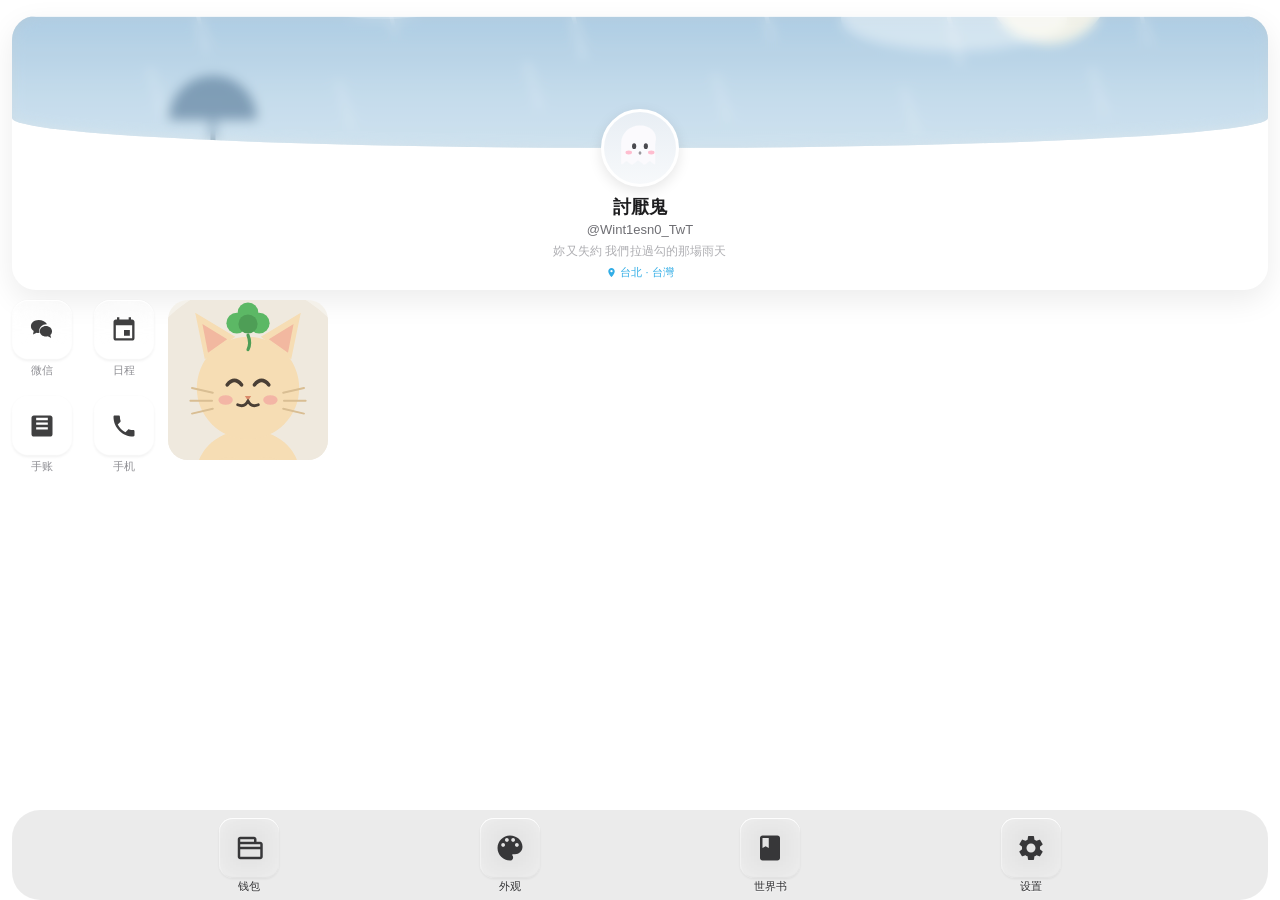
<file: iphone-home.html>
<!DOCTYPE html>
<html lang="en"><head>
<meta charset="UTF-8">
<meta name="viewport" content="width=device-width, initial-scale=1, viewport-fit=cover">

<!-- iOS standalone app -->
<meta name="apple-mobile-web-app-capable" content="yes">
<meta name="mobile-web-app-capable" content="yes">
<meta name="apple-mobile-web-app-status-bar-style" content="black-translucent">
<meta name="apple-mobile-web-app-title" content="Home">
<meta name="theme-color" content="#FFFFFF">

<!-- Inline manifest (single-file PWA): standalone display -->
<link rel="manifest" href="data:application/manifest+json,{&quot;name&quot;:&quot;Home&quot;,&quot;short_name&quot;:&quot;Home&quot;,&quot;display&quot;:&quot;standalone&quot;,&quot;orientation&quot;:&quot;portrait&quot;,&quot;background_color&quot;:&quot;%23FFFFFF&quot;,&quot;theme_color&quot;:&quot;%23FFFFFF&quot;,&quot;start_url&quot;:&quot;.&quot;}">

<title>Home</title>
<style>  * {
    margin: 0;
    padding: 0;
    border: none;
    box-sizing: border-box;
    -webkit-tap-highlight-color: transparent;
  }

  html, body {
    height: 100%;
    background: #FFFFFF; /* pure solid white, edge to edge */
    overscroll-behavior-y: contain;
    -webkit-user-select: none;
    user-select: none;
    font-family: -apple-system, BlinkMacSystemFont, "SF Pro Text", "Helvetica Neue", sans-serif;
    touch-action: manipulation;
  }

  /* Main screen: intentionally empty. No icons, no dots, no pages. */

  /* ---------- Dock ---------- */
  .dock {
    position: fixed;
    bottom: env(safe-area-inset-bottom);
    left: 12px;
    right: 12px;
    height: 90px;
    border-radius: 28px;
    background: rgba(0, 0, 0, 0.08);
    -webkit-backdrop-filter: blur(20px) saturate(180%);
    backdrop-filter: blur(20px) saturate(180%);
    display: flex;
    align-items: center;
    justify-content: space-evenly;
    padding: 0 6px;
  }

  .dock-item {
    display: flex;
    flex-direction: column;
    align-items: center;
    gap: 3px;
    -webkit-touch-callout: none;
    cursor: pointer;
  }

  /* Frosted glass icon plate */
  .icon {
    width: 60px;
    height: 60px;
    border-radius: 14px;
    background: rgba(255, 255, 255, 0.28);
    -webkit-backdrop-filter: blur(12px) saturate(160%);
    backdrop-filter: blur(12px) saturate(160%);
    box-shadow:
      inset 0 1px 0.5px rgba(255, 255, 255, 0.95),
      inset 0 -1px 1px rgba(0, 0, 0, 0.045),
      inset 1px 0 0.5px rgba(255, 255, 255, 0.4),
      0 1px 3px rgba(0, 0, 0, 0.07);
    display: flex;
    align-items: center;
    justify-content: center;
    transition: transform 0.18s cubic-bezier(0.25, 0.1, 0.25, 1);
    will-change: transform;
  }

  .icon svg {
    width: 30px;
    height: 30px;
    fill: rgba(29, 29, 31, 0.88);
    filter: drop-shadow(0 0.5px 0.5px rgba(255, 255, 255, 0.6));
    pointer-events: none;
  }

  /* iOS-style press feedback */
  .dock-item.pressed .icon {
    transform: scale(0.9);
  }

  .label {
    font-family: -apple-system, BlinkMacSystemFont, "SF Pro Text", "Helvetica Neue", sans-serif;
    font-size: 11px;
    font-weight: 400;
    line-height: 1;
    letter-spacing: -0.01em;
    color: rgba(29, 29, 31, 0.9);
    text-shadow: 0 0.5px 0.5px rgba(255, 255, 255, 0.7);
  }

  /* ===== Settings app: iOS grouped table view ===== */
  .settings-page {
    position: fixed;
    inset: 0;
    z-index: 10;
    background: #F2F2F7;
    display: flex;
    flex-direction: column;
    transform: translateX(100%);
    visibility: hidden;
    transition: transform 0.32s cubic-bezier(0.32, 0.72, 0, 1), visibility 0s linear 0.32s;
  }
  .settings-page.open {
    transform: translateX(0);
    visibility: visible;
    transition: transform 0.32s cubic-bezier(0.32, 0.72, 0, 1), visibility 0s linear 0s;
  }

  .settings-nav {
    flex: none;
    position: relative;
    display: flex;
    align-items: center;
    justify-content: center;
    height: calc(44px + env(safe-area-inset-top));
    padding-top: env(safe-area-inset-top);
    background: rgba(249, 249, 249, 0.82);
    -webkit-backdrop-filter: blur(20px) saturate(180%);
    backdrop-filter: blur(20px) saturate(180%);
    box-shadow: inset 0 -0.5px 0 rgba(60, 60, 67, 0.12);
  }
  .settings-title {
    font-size: 17px;
    font-weight: 600;
    color: #000;
  }
  .back-btn {
    position: absolute;
    left: 8px;
    top: env(safe-area-inset-top);
    height: 44px;
    display: flex;
    align-items: center;
    gap: 1px;
    padding: 0 8px;
    background: transparent;
    font-family: inherit;
    font-size: 17px;
    color: #007AFF;
    cursor: pointer;
  }
  .back-btn:active { opacity: 0.5; }
  .back-btn svg {
    width: 22px;
    height: 22px;
    fill: #007AFF;
  }

  .settings-scroll {
    flex: 1;
    overflow-y: auto;
    -webkit-overflow-scrolling: touch;
    padding: 8px 0 calc(env(safe-area-inset-bottom) + 32px);
  }

  .group-header {
    font-size: 13px;
    line-height: 18px;
    color: #6D6D72;
    padding: 0 32px;
    margin: 22px 0 7px;
  }

  .table-group {
    background: #FFFFFF;
    border-radius: 10px;
    margin: 0 16px;
    overflow: hidden;
  }

  .table-row {
    position: relative;
    display: flex;
    align-items: center;
    gap: 12px;
    min-height: 44px;
    padding: 11px 16px;
  }
  .table-row + .table-row::before {
    content: "";
    position: absolute;
    left: 16px;
    right: 0;
    top: 0;
    height: 0.5px;
    background: rgba(60, 60, 67, 0.12);
  }

  .row-label {
    flex: none;
    font-size: 17px;
    color: #000;
  }

  .row-input {
    flex: 1;
    min-width: 0;
    font-family: inherit;
    font-size: 17px;
    color: #3C3C43;
    text-align: right;
    background: transparent;
    outline: none;
  }
  .row-input::placeholder { color: #C7C7CC; }

  .row-select {
    flex: 1;
    min-width: 0;
    font-family: inherit;
    font-size: 17px;
    color: #3C3C43;
    text-align: right;
    text-align-last: right;
    background: transparent;
    outline: none;
    -webkit-appearance: none;
    appearance: none;
  }
  .row-select:disabled { color: #C7C7CC; }

  .button-row { padding: 11px 16px; }
  .action-btn {
    width: 100%;
    min-height: 44px;
    display: flex;
    align-items: center;
    justify-content: center;
    gap: 8px;
    border-radius: 12px;
    background: #007AFF;
    color: #FFFFFF;
    font-family: inherit;
    font-size: 17px;
    font-weight: 600;
    cursor: pointer;
  }
  .action-btn:active { opacity: 0.75; }
  .action-btn:disabled { opacity: 0.5; }

  .spinner {
    width: 18px;
    height: 18px;
    border-radius: 50%;
    border: 2px solid rgba(255, 255, 255, 0.35);
    border-top-color: #FFFFFF;
    animation: spin 0.8s linear infinite;
  }
  @keyframes spin { to { transform: rotate(360deg); } }

  .error-msg {
    font-size: 13px;
    line-height: 18px;
    color: #FF3B30;
    padding: 10px 32px 0;
    margin: 0;
  }

  /* ===== Page 1 · Profile card widget ===== */
  .profile-card {
    position: fixed;
    top: calc(env(safe-area-inset-top) + 16px);
    left: 12px;
    right: 12px;
    z-index: 1;
    border-radius: 24px;
    background: rgba(255, 255, 255, 0.15);
    -webkit-backdrop-filter: blur(20px) saturate(150%);
    backdrop-filter: blur(20px) saturate(150%);
    box-shadow: 0 10px 30px rgba(0, 0, 0, 0.08);
    padding-bottom: 10px;
  }

  /* Arch cover: top corners follow the card, bottom edge curves smoothly downward */
  .profile-cover {
    position: relative;
    height: 132px;
    border-radius: 24px 24px 50% 50% / 24px 24px 30px 30px;
    overflow: hidden;
  }
  .cover-art {
    position: absolute;
    inset: 0;
    width: 100%;
    height: 100%;
    display: block;
  }
  .cover-frost {
    position: absolute;
    inset: 0;
    background: rgba(255, 255, 255, 0.1);
    -webkit-backdrop-filter: blur(6px) saturate(140%);
    backdrop-filter: blur(6px) saturate(140%);
    box-shadow: inset 0 1px 0.5px rgba(255, 255, 255, 0.8);
  }

  .profile-avatar {
    position: relative;
    z-index: 2;
    width: 78px;
    height: 78px;
    margin: -39px auto 0;
    border-radius: 50%;
    border: 3px solid #FFFFFF;
    background: #FFFFFF;
    overflow: hidden;
    box-shadow: 0 4px 14px rgba(0, 0, 0, 0.1);
  }
  .profile-avatar svg {
    width: 100%;
    height: 100%;
    display: block;
  }

  .profile-info {
    text-align: center;
    padding: 0 20px;
  }
  .p-name {
    margin: 8px 0 0;
    font-size: 18px;
    font-weight: 700;
    letter-spacing: -0.01em;
    color: #1D1D1F;
  }
  .p-user {
    margin: 3px 0 0;
    font-size: 13px;
    font-weight: 400;
    color: #6E6E73;
  }
  .p-bio {
    margin: 6px 0 0;
    font-size: 12px;
    letter-spacing: 0.01em;
    color: #AEAEB2;
  }
  .p-loc {
    margin: 5px 0 0;
    font-size: 11px;
    color: #32ADE6;
    display: flex;
    align-items: center;
    justify-content: center;
    gap: 3px;
  }
  .p-loc svg {
    width: 11px;
    height: 11px;
    fill: currentColor;
    flex: none;
  }

  /* ===== Page 1 · 2×2 app grid (below profile card, left) ===== */
  .app-grid {
    position: fixed;
    top: calc(env(safe-area-inset-top) + 300px);
    left: 12px;
    z-index: 1;
    display: grid;
    grid-template-columns: repeat(2, 60px);
    gap: 20px 22px;
  }
  .grid-item {
    display: flex;
    flex-direction: column;
    align-items: center;
    gap: 5px;
    cursor: pointer;
  }
  .grid-icon {
    width: 60px;
    height: 60px;
    border-radius: 16px;
    background: rgba(255, 255, 255, 0.2);
    -webkit-backdrop-filter: blur(12px) saturate(160%);
    backdrop-filter: blur(12px) saturate(160%);
    box-shadow:
      inset 0 1px 0.5px rgba(255, 255, 255, 0.95),
      inset 0 -1px 1px rgba(0, 0, 0, 0.04),
      0 1px 3px rgba(0, 0, 0, 0.06);
    display: flex;
    align-items: center;
    justify-content: center;
    transition: transform 0.18s cubic-bezier(0.25, 0.1, 0.25, 1);
    will-change: transform;
  }
  .grid-item:active .grid-icon {
    transform: scale(0.9);
  }
  .grid-icon svg {
    width: 28px;
    height: 28px;
    fill: rgba(29, 29, 31, 0.85);
    pointer-events: none;
  }
  .grid-label {
    font-size: 11px;
    line-height: 1;
    letter-spacing: -0.01em;
    color: #8E8E93;
  }

  /* ===== Page 1 · Photo widget (right of app grid) ===== */
  .photo-widget {
    position: fixed;
    top: calc(env(safe-area-inset-top) + 300px); /* aligned with app grid */
    left: 168px; /* 12 + 60 + 22 + 60 + 14 */
    width: 160px;
    height: 160px; /* square */
    z-index: 1;
    border-radius: 20px;
    background: transparent;
    padding: 0;
  }
  .pw-photo {
    width: 100%;
    height: 100%;
    border-radius: 20px;
    display: block;
  }
</style>
</head>
<body>

  <!-- Empty white home screen -->

  <!-- ===== Page 1 · Profile card widget ===== -->
  <section class="profile-card" aria-label="个人资料">
    <div class="profile-cover">
      <svg class="cover-art" viewBox="0 0 400 132" preserveAspectRatio="xMidYMid slice" aria-hidden="true">
        <defs>
          <linearGradient id="pcSky" x1="0" y1="0" x2="0" y2="1">
            <stop offset="0" stop-color="#86A9C4"></stop>
            <stop offset="0.55" stop-color="#C6D8E4"></stop>
            <stop offset="1" stop-color="#E9F0F4"></stop>
          </linearGradient>
        </defs>
        <rect width="400" height="132" fill="url(#pcSky)"></rect>
        <!-- pale moon -->
        <circle cx="330" cy="34" r="20" fill="#F7F4EA" opacity="0.9"></circle>
        <circle cx="338" cy="28" r="17" fill="#A9C2D4" opacity="0.9"></circle>
        <!-- clouds -->
        <g fill="#FFFFFF" opacity="0.42">
          <ellipse cx="72" cy="30" rx="42" ry="12"></ellipse>
          <ellipse cx="118" cy="38" rx="26" ry="8"></ellipse>
          <ellipse cx="252" cy="22" rx="30" ry="9"></ellipse>
          <ellipse cx="300" cy="46" rx="36" ry="10"></ellipse>
        </g>
        <!-- distant hills -->
        <path d="M0 110 Q60 88 130 104 T280 100 T400 108 L400 132 L0 132 Z" fill="#FFFFFF" opacity="0.28"></path>
        <!-- umbrella silhouette -->
        <g opacity="0.55">
          <path d="M50 78 a14 14 0 0 1 28 0 z" fill="#3D5A73"></path>
          <line x1="64" y1="78" x2="64" y2="94" stroke="#3D5A73" stroke-width="1.6"></line>
        </g>
        <!-- rain -->
        <g stroke="#FFFFFF" stroke-width="1.3" stroke-linecap="round">
          <line x1="28" y1="18" x2="32" y2="34" opacity="0.5"></line>
          <line x1="58" y1="40" x2="62" y2="56" opacity="0.38"></line>
          <line x1="88" y1="12" x2="92" y2="28" opacity="0.52"></line>
          <line x1="118" y1="34" x2="122" y2="50" opacity="0.34"></line>
          <line x1="148" y1="16" x2="152" y2="32" opacity="0.5"></line>
          <line x1="178" y1="42" x2="182" y2="58" opacity="0.4"></line>
          <line x1="208" y1="14" x2="212" y2="30" opacity="0.52"></line>
          <line x1="238" y1="36" x2="242" y2="52" opacity="0.36"></line>
          <line x1="268" y1="18" x2="272" y2="34" opacity="0.5"></line>
          <line x1="298" y1="44" x2="302" y2="60" opacity="0.4"></line>
          <line x1="328" y1="20" x2="332" y2="36" opacity="0.48"></line>
          <line x1="358" y1="38" x2="362" y2="54" opacity="0.36"></line>
          <line x1="384" y1="14" x2="388" y2="30" opacity="0.5"></line>
          <line x1="44" y1="62" x2="48" y2="76" opacity="0.3"></line>
          <line x1="104" y1="66" x2="108" y2="80" opacity="0.3"></line>
          <line x1="164" y1="60" x2="168" y2="74" opacity="0.32"></line>
          <line x1="224" y1="64" x2="228" y2="78" opacity="0.3"></line>
          <line x1="284" y1="68" x2="288" y2="82" opacity="0.3"></line>
          <line x1="344" y1="62" x2="348" y2="76" opacity="0.32"></line>
        </g>
      </svg>
      <div class="cover-frost"></div>
    </div>

    <div class="profile-avatar" aria-hidden="true">
      <svg viewBox="0 0 80 80">
        <defs>
          <linearGradient id="pcAv" x1="0" y1="0" x2="0" y2="1">
            <stop offset="0" stop-color="#E8EEF4"></stop>
            <stop offset="1" stop-color="#F7F9FB"></stop>
          </linearGradient>
        </defs>
        <rect width="80" height="80" fill="url(#pcAv)"></rect>
        <path d="M40 15c-12.2 0-21 8.6-21 20.5V57c0 .8.9 1.3 1.6.8l4.4-3.3 4.9 3.6c.7.5 1.6.5 2.3 0l4.4-3.4c.8-.6 1.9-.6 2.7 0l4.4 3.4c.7.5 1.6.5 2.3 0l4.9-3.6 4.4 3.3c.7.5 1.6 0 1.6-.8V35.5C61 23.6 52.2 15 40 15z" fill="#FBFAFD"></path>
        <ellipse cx="33.5" cy="38" rx="2.3" ry="3.2" fill="#4A4A4F"></ellipse>
        <ellipse cx="46.5" cy="38" rx="2.3" ry="3.2" fill="#4A4A4F"></ellipse>
        <ellipse cx="27.5" cy="45" rx="3.6" ry="2.2" fill="#FFB3C7" opacity="0.85"></ellipse>
        <ellipse cx="52.5" cy="45" rx="3.6" ry="2.2" fill="#FFB3C7" opacity="0.85"></ellipse>
        <ellipse cx="40" cy="45.5" rx="1.6" ry="2" fill="#4A4A4F" opacity="0.55"></ellipse>
      </svg>
    </div>

    <div class="profile-info">
      <h2 class="p-name">討厭鬼</h2>
      <p class="p-user">@Wint1esn0_TwT</p>
      <p class="p-bio">妳又失約 我們拉過勾的那場雨天</p>
      <p class="p-loc">
        <svg viewBox="0 0 24 24" aria-hidden="true"><path d="M12 2C8.13 2 5 5.13 5 9c0 5.25 7 13 7 13s7-7.75 7-13c0-3.87-3.13-7-7-7zm0 9.5a2.5 2.5 0 1 1 0-5 2.5 2.5 0 0 1 0 5z"></path></svg>
        台北 · 台灣
      </p>
    </div>
  </section>

  <!-- ===== Page 1 · 2×2 app grid (below profile card, left) ===== -->
  <section class="app-grid" aria-label="应用">
    <div class="grid-item">
      <div class="grid-icon">
        <svg viewBox="0 0 24 24" aria-hidden="true">
          <path d="M9 3.5C5.4 3.5 2.5 5.9 2.5 8.85c0 1.66.92 3.14 2.36 4.1L4.3 15.9l3.1-1.6c.5.1 1 .17 1.6.17.3 0 .6-.02.9-.05-.16-.55-.25-1.13-.25-1.73 0-3.15 2.66-5.7 5.94-5.7.24 0 .47.01.7.04C15.24 4.9 12.4 3.5 9 3.5z"></path>
          <path d="M15.35 8.5c-2.9 0-5.25 2.03-5.25 4.53s2.35 4.53 5.25 4.53c.56 0 1.1-.08 1.6-.22l2.9 1.5-.7-2.5c.9-.8 1.45-1.98 1.45-3.3 0-2.5-2.35-4.54-5.25-4.54z"></path>
        </svg>
      </div>
      <span class="grid-label">微信</span>
    </div>

    <div class="grid-item">
      <div class="grid-icon">
        <svg viewBox="0 0 24 24" aria-hidden="true"><path d="M17 12h-5v5h5v-5zM16 1v2H8V1H6v2H5c-1.11 0-1.99.9-1.99 2L3 19c0 1.1.89 2 2 2h14c1.1 0 2-.9 2-2V5c0-1.1-.9-2-2-2h-1V1h-2zm3 18H5V8h14v11z"></path></svg>
      </div>
      <span class="grid-label">日程</span>
    </div>

    <div class="grid-item">
      <div class="grid-icon">
        <svg viewBox="0 0 24 24" aria-hidden="true"><path d="M19 3H5c-1.1 0-2 .9-2 2v14c0 1.1.9 2 2 2h14c1.1 0 2-.9 2-2V5c0-1.1-.9-2-2-2zm-2 12H7v-2h10v2zm0-4H7V9h10v2zm0-4H7V5h10v2z"></path></svg>
      </div>
      <span class="grid-label">手账</span>
    </div>

    <div class="grid-item">
      <div class="grid-icon">
        <svg viewBox="0 0 24 24" aria-hidden="true"><path d="M6.62 10.79c1.44 2.83 3.76 5.14 6.59 6.59l2.2-2.2c.27-.27.67-.36 1.02-.24 1.12.37 2.33.57 3.57.57.55 0 1 .45 1 1V20c0 .55-.45 1-1 1-9.39 0-17-7.61-17-17 0-.55.45-1 1-1h3.5c.55 0 1 .45 1 1 0 1.25.2 2.45.57 3.57.11.35.03.74-.25 1.02l-2.2 2.2z"></path></svg>
      </div>
      <span class="grid-label">手机</span>
    </div>
  </section>

  <!-- ===== Page 1 · Photo widget (right of app grid) ===== -->
  <section class="photo-widget" aria-label="照片小组件">
    <svg class="pw-photo" viewBox="0 0 200 260" preserveAspectRatio="xMidYMid slice" aria-hidden="true">
      <rect width="200" height="260" fill="#F4F1EA"></rect>
      <circle cx="100" cy="150" r="140" fill="#EFE9DE"></circle>
      <!-- chest -->
      <ellipse cx="100" cy="246" rx="64" ry="54" fill="#F6DDB4"></ellipse>
      <!-- ears -->
      <path d="M46 104 34 46 84 76 Z" fill="#F6DDB4"></path>
      <path d="M154 104 166 46 116 76 Z" fill="#F6DDB4"></path>
      <path d="M50 96 43 60 74 79 Z" fill="#F2B8A0"></path>
      <path d="M150 96 157 60 126 79 Z" fill="#F2B8A0"></path>
      <!-- head -->
      <circle cx="100" cy="140" r="64" fill="#F6DDB4"></circle>
      <!-- clover on head -->
      <path d="M100 74 q4 10 0 18" stroke="#4E9E56" stroke-width="4" fill="none" stroke-linecap="round"></path>
      <circle cx="100" cy="46" r="13" fill="#5CB865"></circle>
      <circle cx="86" cy="59" r="13" fill="#5CB865"></circle>
      <circle cx="114" cy="59" r="13" fill="#5CB865"></circle>
      <circle cx="100" cy="60" r="12" fill="#4E9E56"></circle>
      <!-- face -->
      <path d="M74 136 q9 -11 18 0" stroke="#4A3F35" stroke-width="4.5" fill="none" stroke-linecap="round"></path>
      <path d="M108 136 q9 -11 18 0" stroke="#4A3F35" stroke-width="4.5" fill="none" stroke-linecap="round"></path>
      <ellipse cx="72" cy="155" rx="9" ry="6" fill="#F2A9A0" opacity="0.75"></ellipse>
      <ellipse cx="128" cy="155" rx="9" ry="6" fill="#F2A9A0" opacity="0.75"></ellipse>
      <path d="M96 150 h8 l-4 6 z" fill="#D98A6A"></path>
      <path d="M100 156 q-4 9 -13 5 M100 156 q4 9 13 5" stroke="#4A3F35" stroke-width="3.5" fill="none" stroke-linecap="round"></path>
      <!-- whiskers -->
      <g stroke="#D9BE93" stroke-width="2.5" stroke-linecap="round">
        <line x1="30" y1="140" x2="56" y2="146"></line>
        <line x1="28" y1="156" x2="55" y2="156"></line>
        <line x1="30" y1="172" x2="56" y2="166"></line>
        <line x1="170" y1="140" x2="144" y2="146"></line>
        <line x1="172" y1="156" x2="145" y2="156"></line>
        <line x1="170" y1="172" x2="144" y2="166"></line>
      </g>
      <!-- paws -->
      <ellipse cx="76" cy="238" rx="17" ry="12" fill="#F6DDB4"></ellipse>
      <ellipse cx="124" cy="238" rx="17" ry="12" fill="#F6DDB4"></ellipse>
      <path d="M70 234 v8 M82 234 v8 M118 234 v8 M130 234 v8" stroke="#E8C894" stroke-width="2" stroke-linecap="round"></path>
    </svg>
  </section>

  <nav class="dock" aria-label="Dock">
    <div class="dock-item" role="button" aria-label="钱包">
      <div class="icon">
        <svg viewBox="0 0 24 24" aria-hidden="true"><path d="M21 7h-3V5c0-1.1-.9-2-2-2H5c-1.1 0-2 .9-2 2v14c0 1.1.9 2 2 2h16c1.1 0 2-.9 2-2V9c0-1.1-.9-2-2-2zM5 5h11v2H5V5zm16 14H5v-6h16v6zm0-8H5V9h16v2z"></path></svg>
      </div>
      <span class="label">钱包</span>
    </div>

    <div class="dock-item" role="button" aria-label="外观">
      <div class="icon">
        <svg viewBox="0 0 24 24" aria-hidden="true"><path d="M12 2C6.49 2 2 6.49 2 12s4.49 10 10 10c1.38 0 2.5-1.12 2.5-2.5 0-.61-.23-1.2-.64-1.67-.08-.1-.13-.21-.13-.33 0-.28.22-.5.5-.5H16c3.31 0 6-2.69 6-6 0-4.96-4.49-9-10-9zm-5.5 9c-.83 0-1.5-.67-1.5-1.5S5.67 8 6.5 8 8 8.67 8 9.5 7.33 11 6.5 11zm3-4C8.67 7 8 6.33 8 5.5S8.67 4 9.5 4s1.5.67 1.5 1.5S10.33 7 9.5 7zm5 0c-.83 0-1.5-.67-1.5-1.5S13.67 4 14.5 4s1.5.67 1.5 1.5S15.33 7 14.5 7zm3 4c-.83 0-1.5-.67-1.5-1.5S16.67 8 17.5 8s1.5.67 1.5 1.5-.67 1.5-1.5 1.5z"></path></svg>
      </div>
      <span class="label">外观</span>
    </div>

    <div class="dock-item" role="button" aria-label="世界书">
      <div class="icon">
        <svg viewBox="0 0 24 24" aria-hidden="true"><path d="M18 2H6c-1.1 0-2 .9-2 2v16c0 1.1.9 2 2 2h12c1.1 0 2-.9 2-2V4c0-1.1-.9-2-2-2zM6 4h5v8l-2.5-1.5L6 12V4z"></path></svg>
      </div>
      <span class="label">世界书</span>
    </div>

    <div class="dock-item" role="button" aria-label="设置" id="app-settings">
      <div class="icon">
        <svg viewBox="0 0 24 24" aria-hidden="true"><path d="M19.14 12.94c.04-.3.06-.61.06-.94 0-.32-.02-.64-.07-.94l2.03-1.58c.18-.14.23-.41.12-.61l-1.92-3.32c-.12-.22-.37-.29-.59-.22l-2.39.96c-.5-.38-1.03-.7-1.62-.94l-.36-2.54c-.04-.24-.24-.41-.48-.41h-3.84c-.24 0-.43.17-.47.41l-.36 2.54c-.59.24-1.13.57-1.62.94l-2.39-.96c-.22-.08-.47 0-.59.22L2.74 8.87c-.12.21-.08.47.12.61l2.03 1.58c-.05.3-.09.63-.09.94s.02.64.07.94l-2.03 1.58c-.18.14-.23.41-.12.61l1.92 3.32c.12.22.37.29.59.22l2.39-.96c.5.38 1.03.7 1.62.94l.36 2.54c.05.24.24.41.48.41h3.84c.24 0 .44-.17.47-.41l.36-2.54c.59-.24 1.13-.56 1.62-.94l2.39.96c.22.08.47 0 .59-.22l1.92-3.32c.12-.21.06-.47-.12-.61l-2.01-1.58zM12 15.6c-1.98 0-3.6-1.62-3.6-3.6s1.62-3.6 3.6-3.6 3.6 1.62 3.6 3.6-1.62 3.6-3.6 3.6z"></path></svg>
      </div>
      <span class="label">设置</span>
    </div>
  </nav>

  <!-- ===== Settings app: full-screen iOS grouped table view ===== -->
  <section class="settings-page" id="settingsPage" aria-hidden="true">
    <header class="settings-nav">
      <button type="button" class="back-btn" id="settingsBack" aria-label="返回主屏幕">
        <svg viewBox="0 0 24 24" aria-hidden="true"><path d="M15.7 4.3 8 12l7.7 7.7 1.4-1.4L10.8 12l6.3-6.3z"></path></svg>
        <span>返回</span>
      </button>
      <h1 class="settings-title">设置</h1>
    </header>

    <div class="settings-scroll">
      <p class="group-header">API 配置</p>

      <div class="table-group">
        <div class="table-row">
          <label class="row-label" for="apiBaseUrl">API Base URL</label>
          <input class="row-input" type="text" id="apiBaseUrl" placeholder="https://api.example.com/v1" autocomplete="off" autocapitalize="off" spellcheck="false" inputmode="url">
        </div>
        <div class="table-row">
          <label class="row-label" for="apiKey">API Key</label>
          <input class="row-input" type="password" id="apiKey" placeholder="输入你的 API Key" autocomplete="off">
        </div>
      </div>

      <p class="group-header">获取模型</p>
      <div class="table-group">
        <div class="table-row button-row">
          <button type="button" class="action-btn" id="fetchModelsBtn">
            <span class="spinner" id="fetchSpinner" hidden=""></span>
            <span id="fetchBtnText">Fetch Models</span>
          </button>
        </div>
        <div class="table-row">
          <label class="row-label" for="modelSelect">模型</label>
          <select class="row-select" id="modelSelect" disabled="">
            <option value="" disabled="" selected="">获取后选择</option>
          </select>
        </div>
      </div>

      <p class="error-msg" id="fetchError" hidden=""></p>

      <div class="table-group">
        <div class="table-row button-row">
          <button type="button" class="action-btn" id="saveSettingsBtn">保存</button>
        </div>
      </div>
    </div>
  </section>

<script src="#"></script>


</body></html>
</file>
